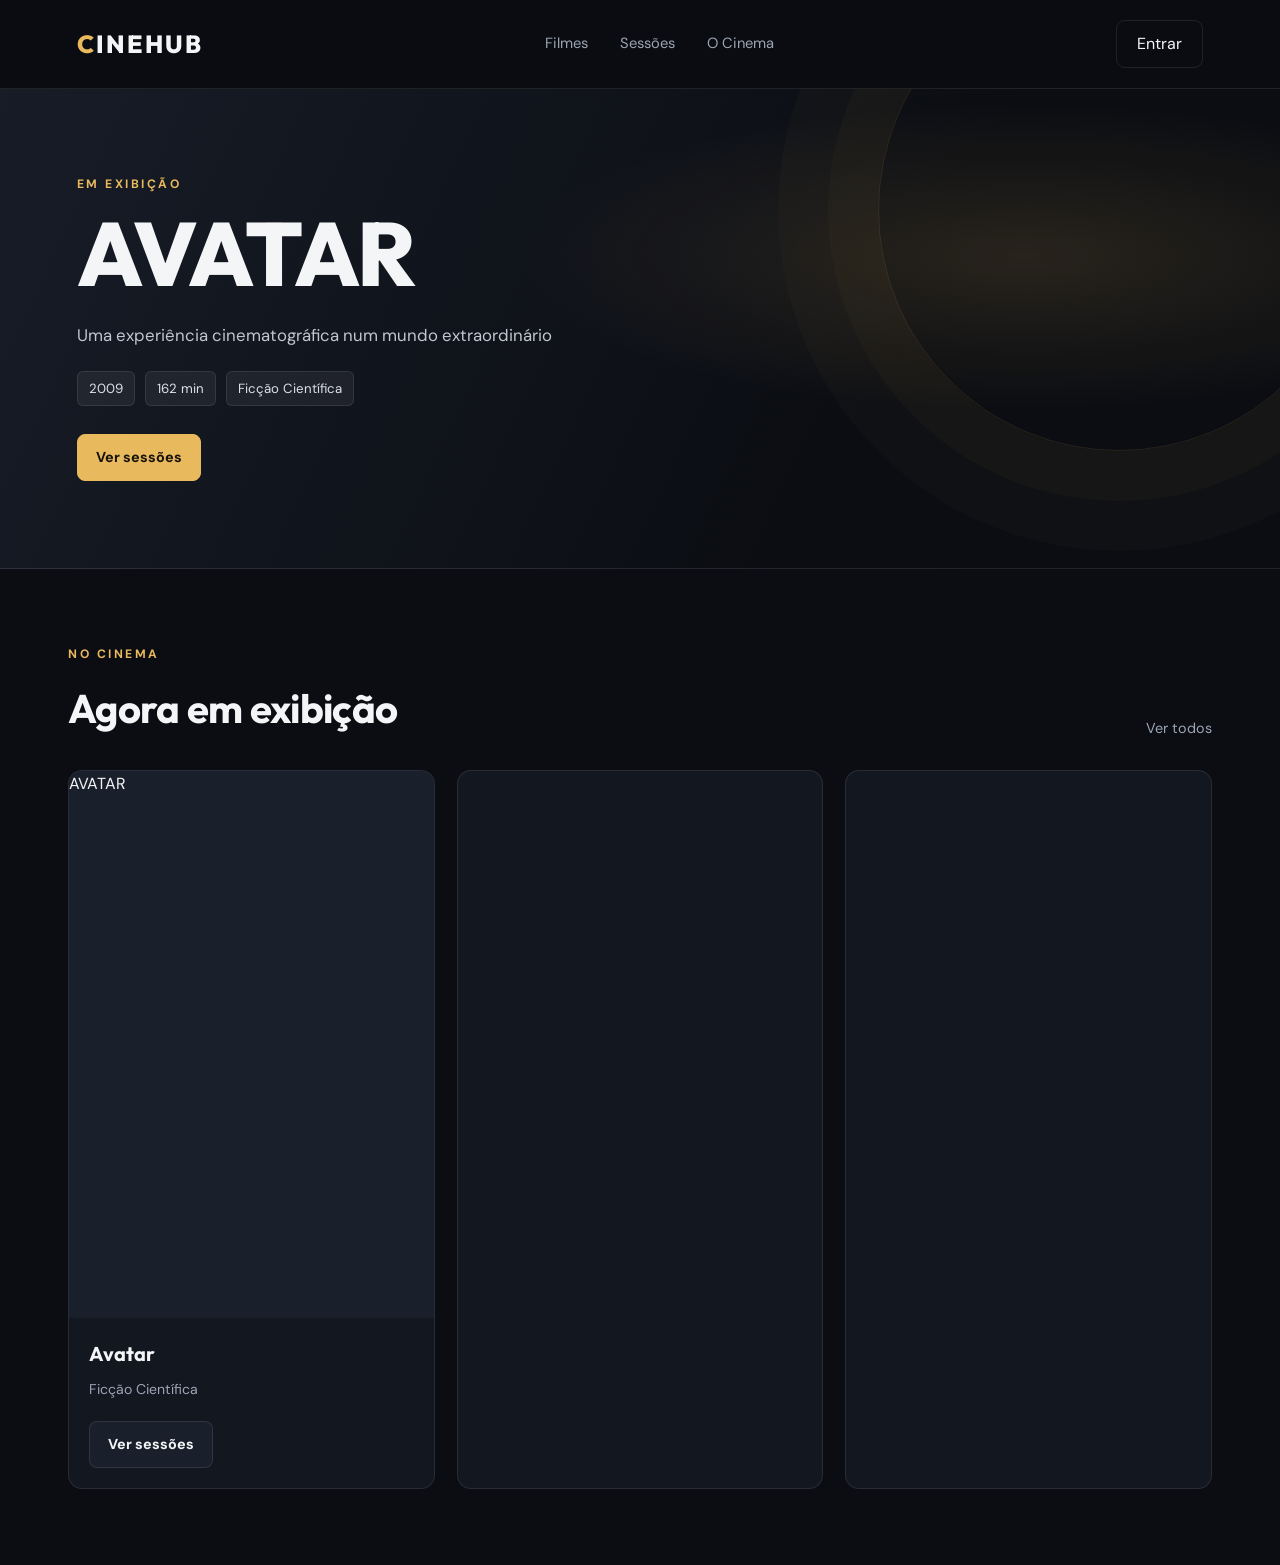
<file: src/main/resources/static/index.html>
<!DOCTYPE html>
<html lang="pt">
<head>
    <meta charset="UTF-8">
    <meta name="viewport" content="width=device-width, initial-scale=1.0">

    <title>CineHub</title>

    <link rel="stylesheet" href="style.css">
</head>

<body>

    <header class = "navbar">
        <!--Assim posso tratar o logo como uma unidade-->
            <div class = "logo">
                CINEHUB   
            </div>
         <!--Os links permitem saltar para a respetiva secção-->
        <nav>
           <a href="#filmes">Filmes</a> 
           <a href="#sessoes">Sessões</a>
           <a href="#cinema">O Cinema</a>
        </nav>
         <button class="login-button">
             Entrar
         </button>
        
        
    </header>
    <section class="hero">
        
        <div class="hero-content">
            <p class="small-title">EM EXIBIÇÃO</p> 
            <h1>AVATAR</h1>
            <p class="description">Uma experiência cinematográfica num mundo extraordinário</p>
        
        <div class="movie-info">
            <!--Usa-se span para a informação estar na mesma linha, em vez de cada um estar numa linha diferente-->
            <span>2009</span>
            <span>162 min</span>
            <span>Ficção Científica</span>
        </div>
            <button class="primary-button">Ver sessões</button>
        </div>
    </section>
    <section id="filmes" class="section">
        
        <div class="section-header">
            
            <div>
                <p class="section-label">NO CINEMA</p>
                <h2>Agora em exibição</h2>
            </div>
            
            <a href="#verTodos">Ver todos</a>
            
        </div>
        
        <div class="movies">
            
            <div class="movie-card">
                
                <div class="poster">AVATAR</div>
                
                <div class="movie-card-info">
                    <h3>Avatar</h3>
                    <p>Ficção Científica</p>
                    <button class="secondary-button">Ver sessões</button>
                </div>
                
            </div>
             <div class="movie-card"></div>
              <div class="movie-card"></div>
            
        </div>
    </section>

</body>
</html>
</file>
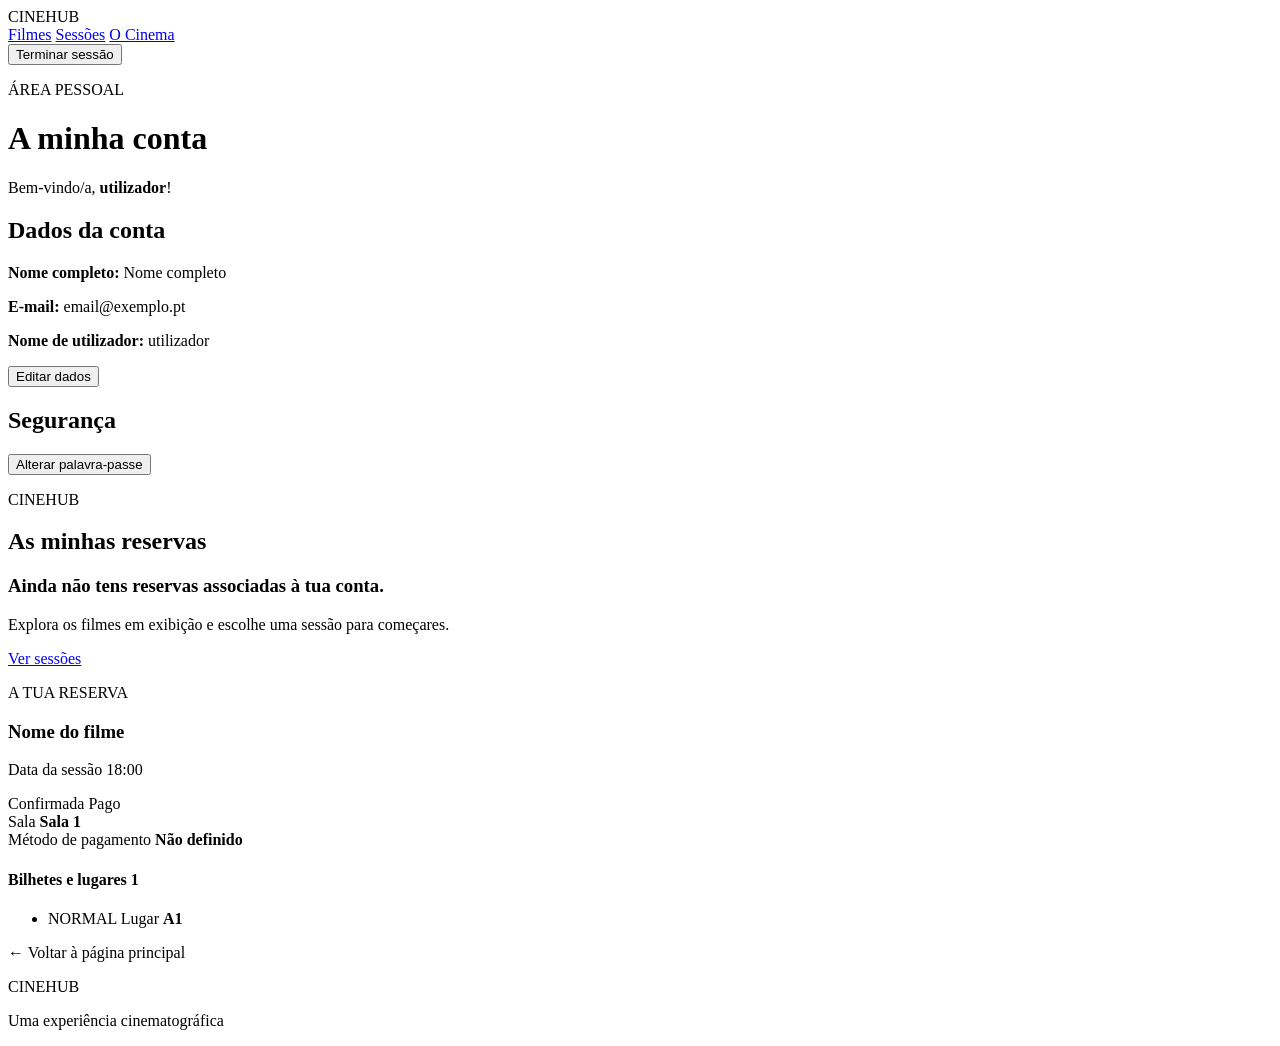
<file: src/main/resources/templates/account.html>
<!DOCTYPE html>
<html lang="pt" xmlns:th="http://www.thymeleaf.org">

<head>
    <meta charset="UTF-8">
    <meta name="viewport" content="width=device-width, initial-scale=1.0">

    <title>A minha conta | CineHub</title>

    <link rel="stylesheet" th:href="@{/style.css}">
</head>

<body>

    <header class="navbar">

        <a th:href="@{/}" class="logo" style="text-decoration: none;">
            CINEHUB
        </a>

        <nav>
            <a href="/#filmes">Filmes</a>
            <a href="/#sessoes">Sessões</a>
            <a href="/#cinema">O Cinema</a>
        </nav>

        <form th:action="@{/logout}" method="post">
            <input type="hidden"
                   th:name="${_csrf.parameterName}"
                   th:value="${_csrf.token}">

            <button class="login-button" type="submit">
                Terminar sessão
            </button>
        </form>

    </header>


    <main class="section">

        <div class="section-header">
            <div>
                <p class="section-label">ÁREA PESSOAL</p>
                <h1>A minha conta</h1>
                <p>
                    Bem-vindo/a,
                    <strong th:text="${username}">utilizador</strong>!
                </p>
            </div>
        </div>


        <!-- DADOS PESSOAIS -->

        <section class="account-profile">

            <h2>Dados da conta</h2>

            <p th:if="${success != null}"
               th:text="${success}"
               role="status">
            </p>

            <p th:if="${error != null}"
               th:text="${error}"
               role="alert">
            </p>

            <!-- Dados apresentados normalmente -->

            <div id="profile-details">

                <p>
                    <strong>Nome completo:</strong>
                    <span th:text="${fullName}">Nome completo</span>
                </p>

                <p>
                    <strong>E-mail:</strong>
                    <span th:text="${email}">email@exemplo.pt</span>
                </p>

                <p>
                    <strong>Nome de utilizador:</strong>
                    <span th:text="${username}">utilizador</span>
                </p>

                <button type="button"
                        onclick="document.getElementById('profile-details').hidden = true; document.getElementById('profile-edit').hidden = false;">
                    Editar dados
                </button>

            </div>

            <!-- Formulário de edição dos dados pessoais -->

            <div id="profile-edit" hidden>

                <form th:action="@{/conta/editar}" method="post">

                    <input type="hidden"
                           th:name="${_csrf.parameterName}"
                           th:value="${_csrf.token}">

                    <div>
                        <label for="fullName">Nome completo</label>
                        <input
                            type="text"
                            id="fullName"
                            name="fullName"
                            maxlength="150"
                            autocomplete="name"
                            th:value="${fullName}"
                            required>
                    </div>

                    <div>
                        <label for="email">E-mail</label>
                        <input
                            type="email"
                            id="email"
                            name="email"
                            maxlength="255"
                            autocomplete="email"
                            th:value="${email}"
                            required>
                    </div>

                    <button type="submit">
                        Guardar alterações
                    </button>

                    <button type="button"
                            onclick="document.getElementById('profile-edit').hidden = true; document.getElementById('profile-details').hidden = false;">
                        Cancelar
                    </button>

                </form>

            </div>

        </section>


        <!-- ALTERAÇÃO DA PALAVRA-PASSE -->

        <section class="account-profile">

            <h2>Segurança</h2>

            <p th:if="${passwordSuccess != null}"
               th:text="${passwordSuccess}"
               role="status">
            </p>

            <p th:if="${passwordError != null}"
               th:text="${passwordError}"
               role="alert">
            </p>

            <button id="show-password-form"
                    type="button"
                    onclick="document.getElementById('password-edit').hidden = false; this.hidden = true;">
                Alterar palavra-passe
            </button>

            <div id="password-edit" hidden>

                <form th:action="@{/conta/alterar-password}"
                      method="post">

                    <input type="hidden"
                           th:name="${_csrf.parameterName}"
                           th:value="${_csrf.token}">

                    <div>
                        <label for="currentPassword">
                            Palavra-passe atual
                        </label>
                        <input
                            type="password"
                            id="currentPassword"
                            name="currentPassword"
                            autocomplete="current-password"
                            required>
                    </div>

                    <div>
                        <label for="newPassword">
                            Nova palavra-passe
                        </label>
                        <input
                            type="password"
                            id="newPassword"
                            name="newPassword"
                            minlength="8"
                            autocomplete="new-password"
                            required>
                    </div>

                    <div>
                        <label for="confirmPassword">
                            Confirmar nova palavra-passe
                        </label>
                        <input
                            type="password"
                            id="confirmPassword"
                            name="confirmPassword"
                            minlength="8"
                            autocomplete="new-password"
                            required>
                    </div>

                    <button type="submit">
                        Guardar nova palavra-passe
                    </button>

                    <button type="button"
                            onclick="document.getElementById('password-edit').hidden = true; document.getElementById('password-edit').querySelector('form').reset(); document.getElementById('show-password-form').hidden = false;">
                        Cancelar
                    </button>

                </form>

            </div>

        </section>


        <!-- RESERVAS -->

        <section class="account-reservations">

            <div class="section-header">
                <div>
                    <p class="section-label">CINEHUB</p>
                    <h2>As minhas reservas</h2>
                </div>
            </div>

            <div th:if="${reservations.isEmpty()}">

                <h3>Ainda não tens reservas associadas à tua conta.</h3>

                <p>
                    Explora os filmes em exibição e escolhe uma sessão
                    para começares.
                </p>

                <a class="primary-button" href="/#sessoes">
                    Ver sessões
                </a>

            </div>

            <div th:unless="${reservations.isEmpty()}">

                <article class="reservation-card"
                         th:each="reservation : ${reservations}">

                    <header class="reservation-card-header">

                        <div class="reservation-heading">

                            <p class="reservation-eyebrow">
                                A TUA RESERVA
                            </p>

                            <h3 th:text="${reservation.session.movie.name}">
                                Nome do filme
                            </h3>

                            <p class="reservation-session">

                                <span th:text="${reservation.session.date}">
                                    Data da sessão
                                </span>

                                <span class="reservation-time">
                                    <span th:text="${#temporals.format(
                                        reservation.session.time, 'HH:mm')}">
                                        18:00
                                    </span>
                                </span>

                            </p>

                        </div>

                        <div class="reservation-statuses">

                            <span class="reservation-status"
                                  th:classappend="${reservation.confirmed}
                                  ? ' status-confirmed' : ' status-pending'"
                                  th:text="${reservation.confirmed}
                                  ? 'Confirmada' : 'Por confirmar'">
                                Confirmada
                            </span>

                            <span class="reservation-status"
                                  th:classappend="${reservation.paid}
                                  ? ' status-paid' : ' status-unpaid'"
                                  th:text="${reservation.paid}
                                  ? 'Pago' : 'Por pagar'">
                                Pago
                            </span>

                        </div>

                    </header>

                    <div class="reservation-details">

                        <div class="reservation-detail">

                            <span class="reservation-detail-label">
                                Sala
                            </span>

                            <strong th:text="${reservation.session.room.name}">
                                Sala 1
                            </strong>

                        </div>

                        <div class="reservation-detail">

                            <span class="reservation-detail-label">
                                Método de pagamento
                            </span>

                            <strong th:text="${reservation.paymentMethod != null
                                ? reservation.paymentMethod : 'Não definido'}">
                                Não definido
                            </strong>

                        </div>

                    </div>

                    <section class="reservation-tickets"
                             th:if="${reservation.myTickets != null
                                     and !reservation.myTickets.isEmpty()}">

                        <h4>

                            <span>Bilhetes e lugares</span>

                            <span class="reservation-ticket-count"
                                  th:text="${reservation.myTickets.size()}">
                                1
                            </span>

                        </h4>

                        <ul class="reservation-ticket-list">

                            <li th:each="ticket : ${reservation.myTickets}">

                                <span class="ticket-type"
                                      th:text="${ticket.typeTicket}">
                                    NORMAL
                                </span>

                                <span class="ticket-seat">
                                    Lugar
                                    <strong th:text="${ticket.seat}">A1</strong>
                                </span>

                            </li>

                        </ul>

                    </section>

                </article>

            </div>

        </section>


        <p>
            <a th:href="@{/}">← Voltar à página principal</a>
        </p>

    </main>


    <footer id="cinema">

        <div class="logo">CINEHUB</div>

        <p>Uma experiência cinematográfica</p>

    </footer>

</body>
</html>
</file>
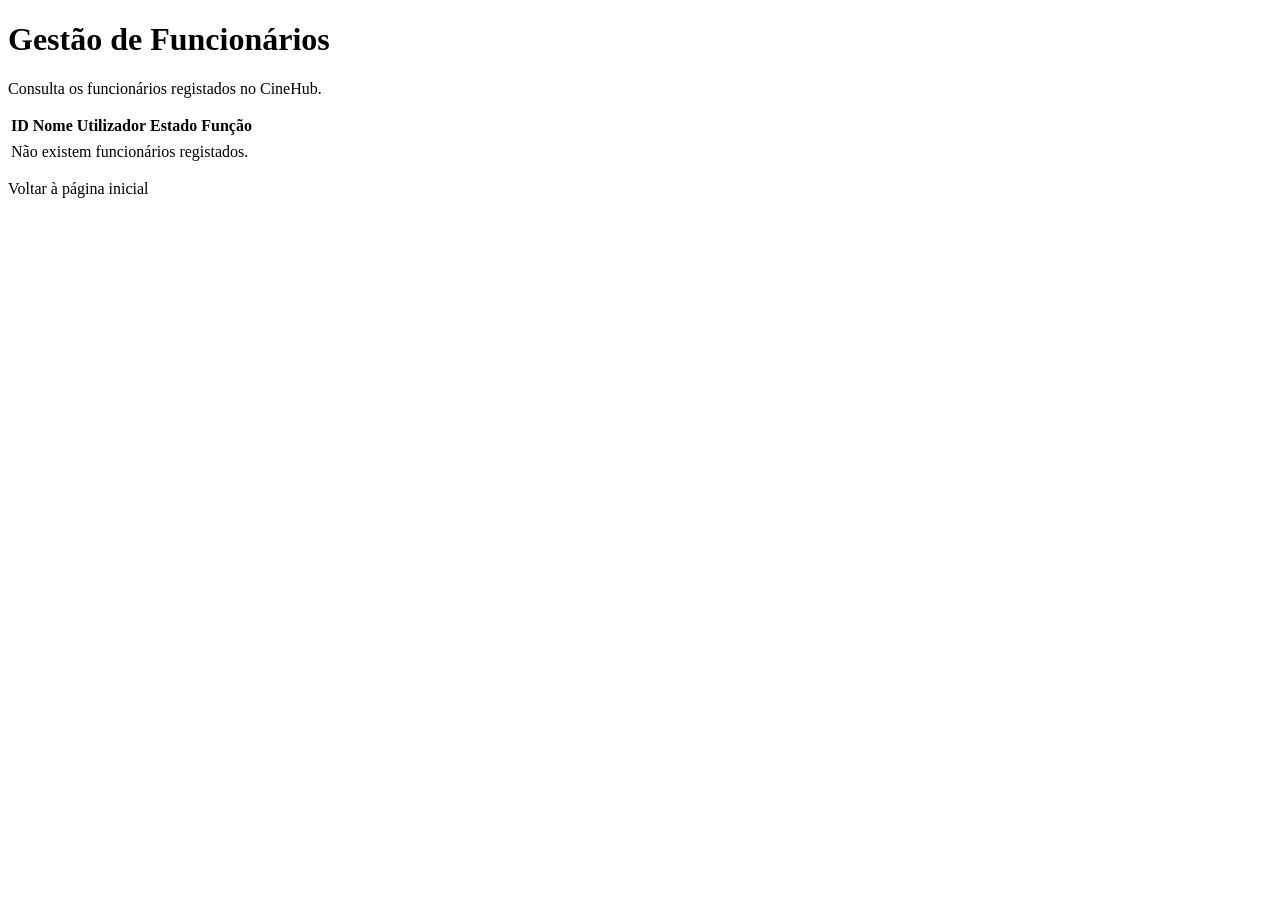
<file: src/main/resources/templates/admin-funcionarios.html>
<!DOCTYPE html>
<html lang="pt">
<head>
    <meta charset="UTF-8">
    <meta name="viewport" content="width=device-width, initial-scale=1.0">
    <title>Gestão de Funcionários | CineHub</title>
    <link rel="stylesheet" th:href="@{/style.css}">
</head>
<body>
    <main class="container">
        <h1>Gestão de Funcionários</h1>

        <p>Consulta os funcionários registados no CineHub.</p>

        <table>
            <thead>
                <tr>
                    <th>ID</th>
                    <th>Nome</th>
                    <th>Utilizador</th>
                    <th>Estado</th>
                    <th>Função</th>
                </tr>
            </thead>
            <tbody>
                <tr th:each="funcionario : ${funcionarios}">
                    <td th:text="${funcionario.id}"></td>
                    <td th:text="${funcionario.nome}"></td>
                    <td th:text="${funcionario.username}"></td>
                    <td th:text="${funcionario.ativo ? 'Ativo' : 'Inativo'}"></td>
                    <td th:text="${funcionario.role}"></td>
                </tr>
                <tr th:if="${#lists.isEmpty(funcionarios)}">
                    <td colspan="5">Não existem funcionários registados.</td>
                </tr>
            </tbody>
        </table>

        <p>
            <a th:href="@{/}">Voltar à página inicial</a>
        </p>
    </main>
</body>
</html>
</file>
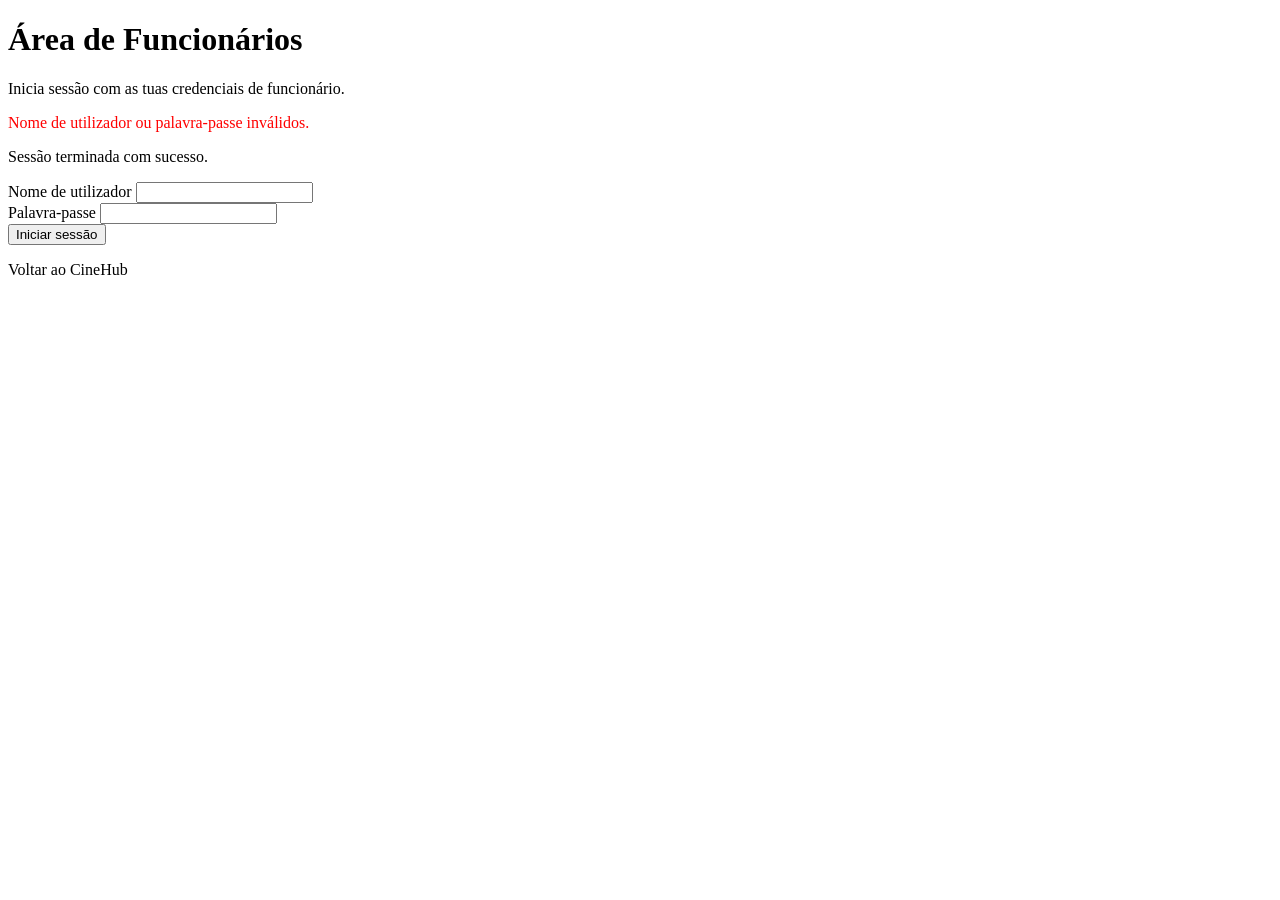
<file: src/main/resources/templates/login-funcionario.html>
<!DOCTYPE html>
<html lang="pt">
<head>
    <meta charset="UTF-8">
    <meta name="viewport" content="width=device-width, initial-scale=1.0">
    <title>Login de Funcionários | CineHub</title>
    <link rel="stylesheet" th:href="@{/style.css}">
</head>
<body>
    <main>
        <h1>Área de Funcionários</h1>
        <p>Inicia sessão com as tuas credenciais de funcionário.</p>

        <p th:if="${param.error}" style="color: red;">
            Nome de utilizador ou palavra-passe inválidos.
        </p>

        <p th:if="${param.logout}">
            Sessão terminada com sucesso.
        </p>

        <form th:action="@{/funcionario/login}" method="post">
            <input type="hidden" th:name="${_csrf.parameterName}"
                   th:value="${_csrf.token}">

            <div>
                <label for="username">Nome de utilizador</label>
                <input type="text" id="username" name="username"
                       required autocomplete="username">
            </div>

            <div>
                <label for="password">Palavra-passe</label>
                <input type="password" id="password" name="password"
                       required autocomplete="current-password">
            </div>

            <button type="submit">Iniciar sessão</button>
        </form>

        <p><a th:href="@{/}">Voltar ao CineHub</a></p>
    </main>
</body>
</html>
</file>
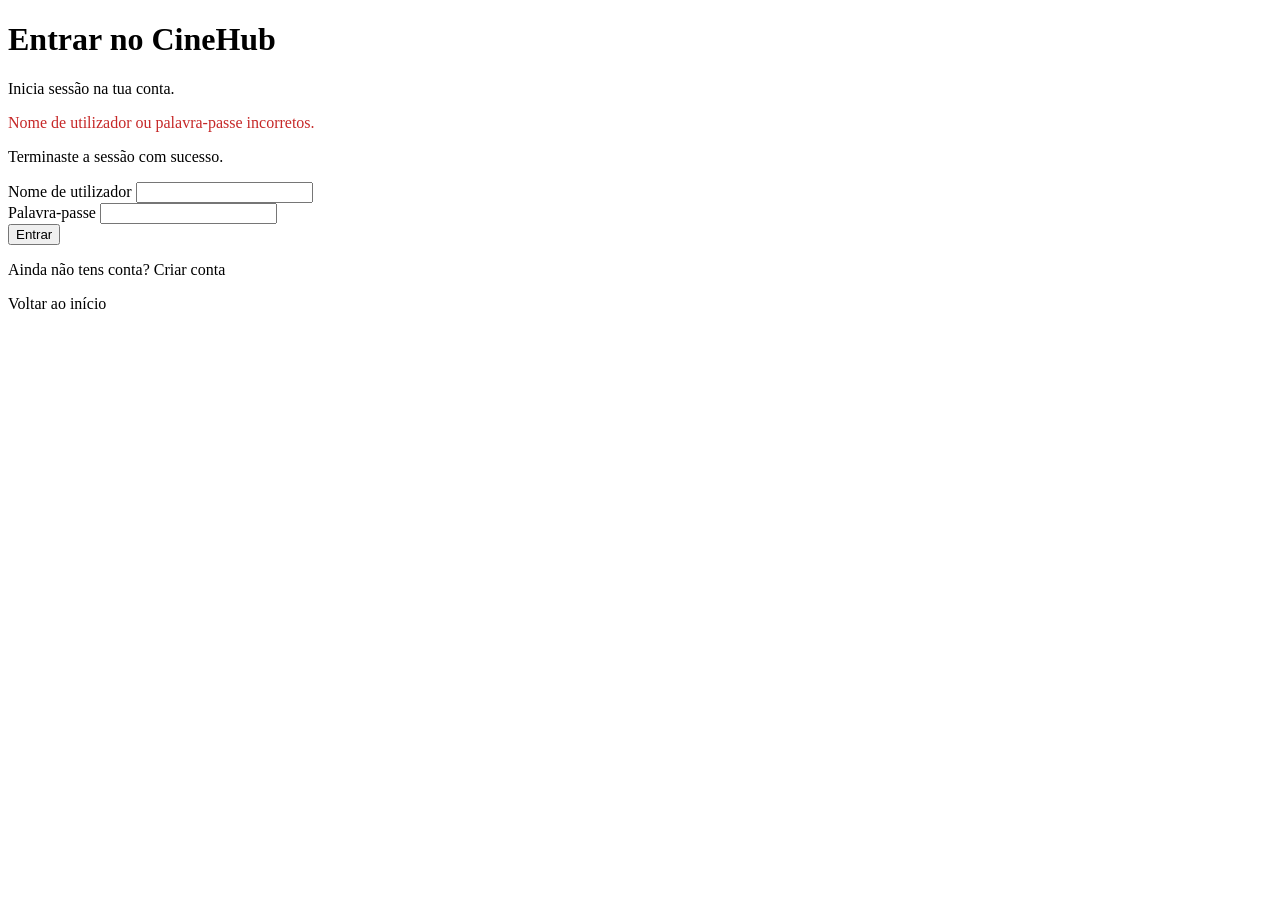
<file: src/main/resources/templates/login.html>
<!DOCTYPE html>
<html lang="pt-PT" xmlns:th="http://www.thymeleaf.org">
<head>
    <meta charset="UTF-8">
    <meta name="viewport" content="width=device-width, initial-scale=1.0">
    <title>Entrar | CineHub</title>
    <link rel="stylesheet" th:href="@{/style.css}">
</head>
<body>

    <main class="register-container">
        <h1>Entrar no CineHub</h1>
        <p>Inicia sessão na tua conta.</p>

        <p th:if="${param.error}"
           role="alert"
           style="color: #c62828;">
            Nome de utilizador ou palavra-passe incorretos.
        </p>

        <p th:if="${param.logout}">
            Terminaste a sessão com sucesso.
        </p>

        <p th:if="${success != null}"
           th:text="${success}"
           role="status"
           style="color: #2e7d32;">
        </p>

        <form th:action="@{/login}" method="post">

            <!-- Token de segurança CSRF -->
            <input type="hidden"
                   th:name="${_csrf.parameterName}"
                   th:value="${_csrf.token}">

            <div>
                <label for="username">Nome de utilizador</label>
                <input
                    type="text"
                    id="username"
                    name="username"
                    autocomplete="username"
                    required>
            </div>

            <div>
                <label for="password">Palavra-passe</label>
                <input
                    type="password"
                    id="password"
                    name="password"
                    autocomplete="current-password"
                    required>
            </div>

            <button type="submit">Entrar</button>
        </form>

        <p>
            Ainda não tens conta?
            <a th:href="@{/register}">Criar conta</a>
        </p>

        <p>
            <a th:href="@{/}">Voltar ao início</a>
        </p>
    </main>

</body>
</html>
</file>
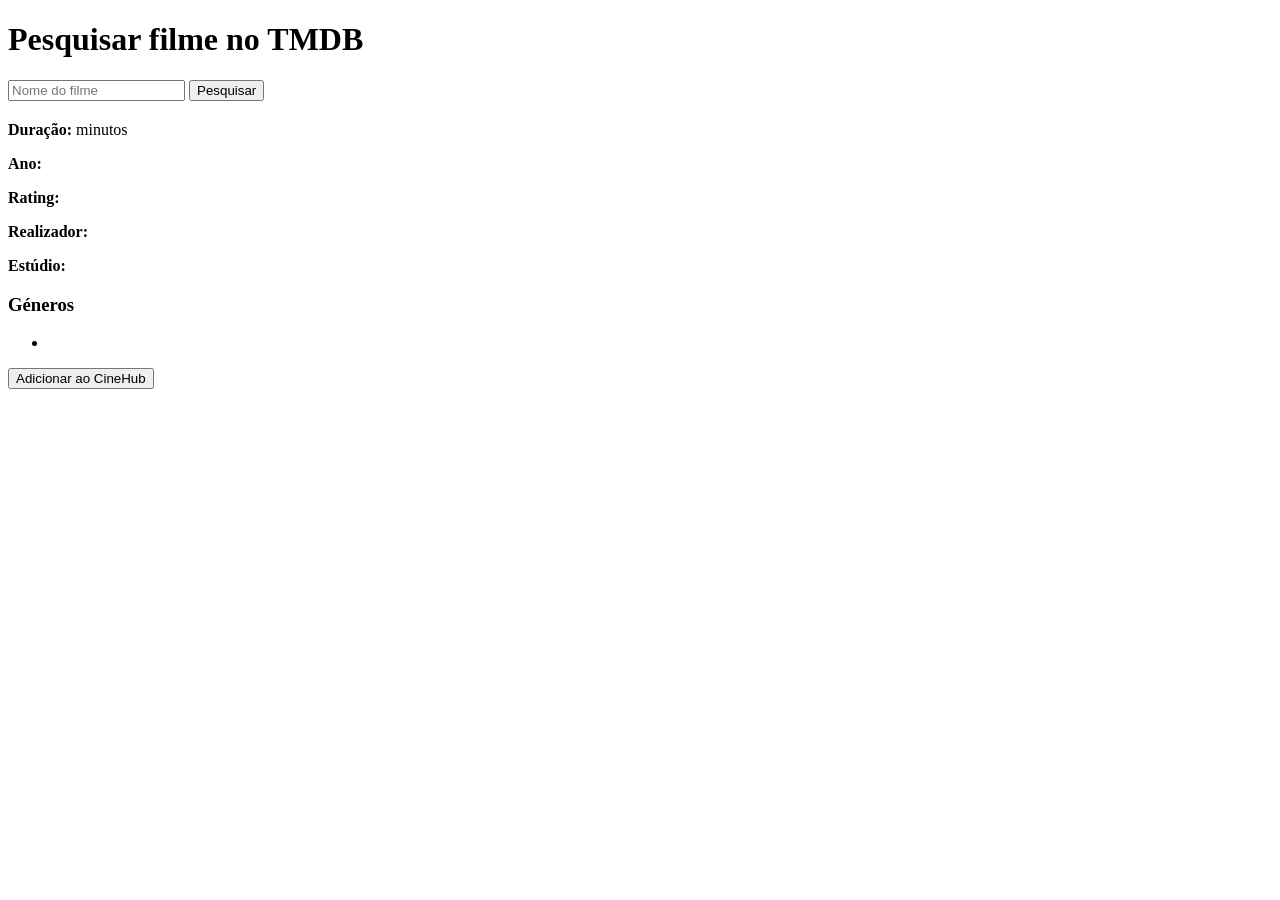
<file: src/main/resources/templates/movie-search.html>
<!DOCTYPE html>
<!--
Click nbfs://nbhost/SystemFileSystem/Templates/Licenses/license-default.txt to change this license
Click nbfs://nbhost/SystemFileSystem/Templates/Other/html.html to edit this template
-->
<!DOCTYPE html>
<html lang="pt">
<head>
    <meta charset="UTF-8">
    <title>Pesquisar Filme</title>
</head>
<body>

    <h1>Pesquisar filme no TMDB</h1>

    <form action="/admin/movies/search" method="get">
        <input type="text" name="title" placeholder="Nome do filme" required>
        <button type="submit">Pesquisar</button>
    </form>

    <div th:if="${movie != null}">

        <h2 th:text="${movie.name}"></h2>

        <p>
            <strong>Duração:</strong>
            <span th:text="${movie.duration}"></span> minutos
        </p>

        <p>
            <strong>Ano:</strong>
            <span th:text="${movie.releaseDate}"></span>
        </p>

        <p>
            <strong>Rating:</strong>
            <span th:text="${movie.rate}"></span>
        </p>

        <p>
            <strong>Realizador:</strong>
            <span th:text="${movie.director.name}"></span>
        </p>

        <p>
            <strong>Estúdio:</strong>
            <span th:text="${movie.studio.name}"></span>
        </p>

        <h3>Géneros</h3>

        <ul>
            <li th:each="genre : ${movie.genres}"
                th:text="${genre.name}">
            </li>
        </ul>
        
        <form action="/admin/movies/import" method="get">
        <input type="hidden" name="title" th:value="${movie.name}">
        <button type="submit">Adicionar ao CineHub</button>
        </form>

    </div>

</body>
</html>
</file>
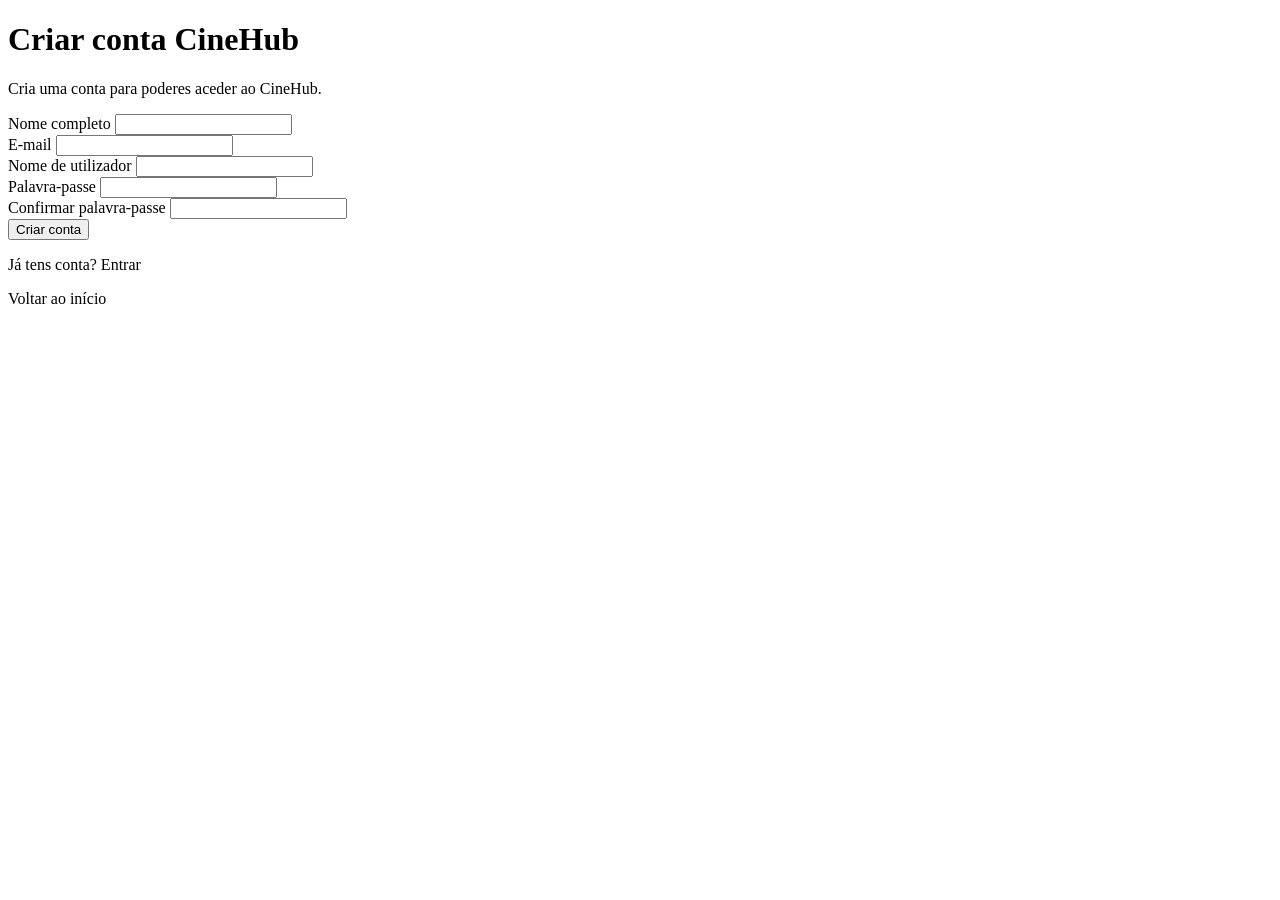
<file: src/main/resources/templates/register.html>
<!DOCTYPE html>
<html lang="pt-PT" xmlns:th="http://www.thymeleaf.org">
<head>
    <meta charset="UTF-8">
    <meta name="viewport" content="width=device-width, initial-scale=1.0">
    <title>Criar conta | CineHub</title>
    <link rel="stylesheet" th:href="@{/style.css}">
</head>
<body>

    <main class="register-container">
        <h1>Criar conta CineHub</h1>
        <p>Cria uma conta para poderes aceder ao CineHub.</p>

        <p th:if="${error != null}"
           th:text="${error}"
           role="alert"
           class="register-error">
        </p>

        <form th:action="@{/register}" method="post">

            <!-- Token de segurança CSRF -->
            <input type="hidden"
                   th:name="${_csrf.parameterName}"
                   th:value="${_csrf.token}">

            <div>
                <label for="fullName">Nome completo</label>
                <input
                    type="text"
                    id="fullName"
                    name="fullName"
                    maxlength="150"
                    autocomplete="name"
                    required>
            </div>

            <div>
                <label for="email">E-mail</label>
                <input
                    type="email"
                    id="email"
                    name="email"
                    maxlength="255"
                    autocomplete="email"
                    required>
            </div>

            <div>
                <label for="username">Nome de utilizador</label>
                <input
                    type="text"
                    id="username"
                    name="username"
                    maxlength="100"
                    autocomplete="username"
                    required>
            </div>

            <div>
                <label for="password">Palavra-passe</label>
                <input
                    type="password"
                    id="password"
                    name="password"
                    minlength="8"
                    autocomplete="new-password"
                    required>
            </div>

            <div>
                <label for="confirmPassword">Confirmar palavra-passe</label>
                <input
                    type="password"
                    id="confirmPassword"
                    name="confirmPassword"
                    minlength="8"
                    autocomplete="new-password"
                    required>
            </div>

            <button type="submit">Criar conta</button>
        </form>

        <p>
            Já tens conta?
            <a th:href="@{/login}">Entrar</a>
        </p>

        <p>
            <a th:href="@{/}">Voltar ao início</a>
        </p>
    </main>

</body>
</html>
</file>
<file: src/main/resources/static/style.css>
@import url('https://fonts.googleapis.com/css2?family=DM+Sans:wght@400;500;600;700&family=Outfit:wght@400;500;600;700;800&display=swap');

/* ========================================
   CINEHUB — TEMA PREMIUM
   ======================================== */

:root {
    --background: #0b0d12;
    --surface: #131720;
    --surface-light: #1a202b;
    --surface-elevated: #202633;
    --text: #f4f5f7;
    --muted: #9ca5b5;
    --accent: #e9b95e;
    --accent-hover: #f5cc7d;
    --border: rgba(255, 255, 255, 0.09);
    --gold-border: rgba(233, 185, 94, 0.28);
    --success: #a8dfb5;
    --danger: #ffaaaa;
    --radius: 14px;
    --shadow-premium: 0 24px 65px rgba(0, 0, 0, 0.25);
}

* {
    box-sizing: border-box;
}

html {
    scroll-behavior: smooth;
    scroll-padding-top: 100px;
}

body {
    margin: 0;
    background: var(--background);
    color: var(--text);
    font-family: 'DM Sans', sans-serif;
    line-height: 1.6;
}

a {
    color: inherit;
    text-decoration: none;
}

button,
input,
select,
textarea {
    font: inherit;
}

button {
    cursor: pointer;
}

button:focus-visible,
a:focus-visible,
input:focus-visible,
select:focus-visible,
textarea:focus-visible {
    outline: 2px solid var(--accent);
    outline-offset: 3px;
}

::selection {
    color: #17130b;
    background: var(--accent);
}

/* ========================================
   NAVEGAÇÃO
   ======================================== */

.navbar {
    position: sticky;
    top: 0;
    z-index: 10;
    display: flex;
    align-items: center;
    justify-content: space-between;
    gap: 28px;
    padding: 20px max(6%, calc((100% - 1200px) / 2));
    background: rgba(11, 13, 18, 0.94);
    border-bottom: 1px solid var(--border);
    backdrop-filter: blur(18px);
}

.logo {
    font-family: 'Outfit', sans-serif;
    font-size: 1.55rem;
    font-weight: 800;
    letter-spacing: 2px;
    white-space: nowrap;
}

.logo::first-letter {
    color: var(--accent);
}

.navbar nav {
    display: flex;
    align-items: center;
    gap: 32px;
}

.navbar nav a {
    color: var(--muted);
    font-size: 0.92rem;
    transition: color 0.2s ease;
}

.navbar nav a:hover,
.section-header > a:hover {
    color: var(--accent);
}

.login-button {
    padding: 10px 20px;
    color: var(--text);
    background: transparent;
    border: 1px solid var(--border);
    border-radius: 9px;
    transition: border-color 0.2s ease, background 0.2s ease;
}

.login-button:hover {
    border-color: var(--accent);
    background: rgba(233, 185, 94, 0.06);
}

/* ========================================
   DESTAQUE PRINCIPAL
   ======================================== */

.hero {
    position: relative;
    display: flex;
    align-items: center;
    min-height: 480px;
    padding: 80px max(6%, calc((100% - 1200px) / 2));
    overflow: hidden;
    background:
        radial-gradient(ellipse at 80% 35%, rgba(233, 185, 94, 0.13), transparent 35%),
        linear-gradient(115deg, #171c27 0%, #0b0d12 68%);
    border-bottom: 1px solid var(--border);
}

.hero::after {
    position: absolute;
    top: -120px;
    right: -80px;
    width: 480px;
    height: 480px;
    border: 1px solid rgba(233, 185, 94, 0.12);
    border-radius: 50%;
    box-shadow:
        0 0 0 50px rgba(233, 185, 94, 0.025),
        0 0 0 100px rgba(233, 185, 94, 0.02);
    content: "";
    pointer-events: none;
}

.hero-content {
    position: relative;
    z-index: 1;
    max-width: 660px;
}

.small-title,
.section-label {
    margin: 0 0 12px;
    color: var(--accent);
    font-size: 0.76rem;
    font-weight: 700;
    letter-spacing: 2.5px;
    text-transform: uppercase;
}

.hero h1 {
    margin: 0;
    font-family: 'Outfit', sans-serif;
    font-size: clamp(3rem, 7vw, 5.8rem);
    font-weight: 800;
    letter-spacing: -2px;
    line-height: 1.05;
}

.description {
    max-width: 480px;
    margin: 22px 0;
    color: #c1c7d1;
    font-size: 1.05rem;
}

.movie-info {
    display: flex;
    flex-wrap: wrap;
    gap: 10px;
    margin-bottom: 28px;
}

.movie-info span {
    padding: 6px 11px;
    color: #dce0e8;
    background: rgba(255, 255, 255, 0.06);
    border: 1px solid var(--border);
    border-radius: 6px;
    font-size: 0.83rem;
}

/* ========================================
   BOTÕES
   ======================================== */

.primary-button,
.secondary-button {
    display: inline-flex;
    align-items: center;
    justify-content: center;
    padding: 11px 18px;
    border-radius: 8px;
    font-size: 0.9rem;
    font-weight: 700;
    transition:
        background 0.2s ease,
        border-color 0.2s ease,
        color 0.2s ease,
        transform 0.2s ease;
}

.primary-button {
    color: #17130b;
    background: var(--accent);
    border: 1px solid var(--accent);
}

.primary-button:hover {
    background: var(--accent-hover);
    border-color: var(--accent-hover);
    transform: translateY(-2px);
}

.secondary-button {
    margin-top: 12px;
    color: var(--text);
    background: var(--surface-light);
    border: 1px solid var(--border);
}

.secondary-button:hover {
    color: var(--accent);
    border-color: var(--accent);
}

/* ========================================
   SECÇÕES
   ======================================== */

.section,
.sessions-section {
    max-width: 1200px;
    margin: 0 auto;
    padding: 76px 28px;
}

.section-header {
    display: flex;
    align-items: end;
    justify-content: space-between;
    gap: 24px;
    margin-bottom: 30px;
}

.section-header h2 {
    margin: 0;
    font-family: 'Outfit', sans-serif;
    font-size: clamp(1.8rem, 4vw, 2.5rem);
    letter-spacing: -0.7px;
}

.section-header > a {
    color: var(--muted);
    font-size: 0.9rem;
}

/* ========================================
   FILMES
   ======================================== */

.movies {
    display: grid;
    grid-template-columns: repeat(auto-fit, minmax(220px, 1fr));
    gap: 22px;
}

.movie-card {
    min-width: 0;
    overflow: hidden;
    background: var(--surface);
    border: 1px solid var(--border);
    border-radius: var(--radius);
    transition: transform 0.25s ease, border-color 0.25s ease;
}

.movie-card:hover {
    transform: translateY(-5px);
    border-color: var(--gold-border);
}

.poster {
    position: relative;
    width: 100%;
    aspect-ratio: 2 / 3;
    min-height: 0;
    padding: 0;
    overflow: hidden;
    background: var(--surface-light);
}

.poster-image {
    display: block;
    width: 100%;
    height: 100%;
    object-fit: contain;
    object-position: center;
    transition: transform 0.35s ease;
}

.movie-card:hover .poster-image {
    transform: scale(1.02);
}

.poster-fallback {
    display: flex;
    align-items: end;
    width: 100%;
    height: 100%;
    min-height: 0;
    padding: 22px;
    background:
        linear-gradient(0deg, rgba(5, 7, 11, 0.9), transparent 80%),
        radial-gradient(ellipse at top, #394354, #171c27 70%);
    color: #fff;
    font-family: 'Outfit', sans-serif;
    font-size: 1.5rem;
    font-weight: 800;
}

.movie-card-info {
    padding: 20px;
}

.movie-card-info h3 {
    margin: 0 0 8px;
    font-family: 'Outfit', sans-serif;
    font-size: 1.25rem;
}

.movie-card-info p {
    margin: 8px 0;
    color: var(--muted);
    font-size: 0.88rem;
}

/* ========================================
   SESSÕES
   ======================================== */

.sessions-section {
    padding-top: 48px;
}

.sessions-section .section-header {
    align-items: center;
    margin-bottom: 32px;
    padding-bottom: 24px;
    border-bottom: 1px solid var(--border);
}

.sessions-section .section-header > div > p:last-child {
    margin: 10px 0 0;
    color: var(--muted);
    font-size: 0.95rem;
}

.daily-schedule {
    display: grid;
    gap: 16px;
}

.daily-movie {
    min-width: 0;
    padding: 24px 26px;
    background: var(--surface);
    border: 1px solid var(--border);
    border-radius: var(--radius);
}

.daily-movie h3 {
    margin: 0 0 18px;
    font-family: 'Outfit', sans-serif;
    font-size: 1.35rem;
    font-weight: 700;
}

.daily-room {
    display: grid;
    grid-template-columns: 150px minmax(0, 1fr);
    align-items: center;
    gap: 18px;
    padding: 15px 0;
    border-top: 1px solid var(--border);
}

.daily-room-name {
    color: var(--muted);
    font-size: 0.9rem;
    font-weight: 600;
}

.daily-times {
    display: flex;
    flex-wrap: wrap;
    gap: 10px;
}

.daily-times form {
    margin: 0;
}

.daily-times button {
    min-width: 78px;
    padding: 9px 14px;
    color: var(--text);
    background: #202633;
    border: 1px solid #343d4d;
    border-radius: 7px;
    transition: all 0.2s ease;
}

.daily-times button:hover {
    color: #17130b;
    background: var(--accent);
    border-color: var(--accent);
    transform: translateY(-2px);
}

/* ========================================
   SELETOR DE DATAS
   ======================================== */

.session-date-selector {
    display: grid;
    grid-template-columns: repeat(7, minmax(0, 1fr));
    gap: 12px;
    margin: 28px 0;
}

.session-date-option {
    display: flex;
    min-width: 0;
    flex-direction: column;
    align-items: center;
    gap: 5px;
    padding: 16px 8px;
    color: var(--text);
    background: var(--surface);
    border: 1px solid var(--border);
    border-radius: 12px;
    text-align: center;
    transition:
        border-color 0.2s ease,
        background 0.2s ease,
        transform 0.2s ease;
}

.session-date-option:hover {
    border-color: var(--accent);
    transform: translateY(-2px);
}

.session-date-option.selected {
    color: #17130b;
    background: var(--accent);
    border-color: var(--accent);
}

.session-date-day {
    font-size: 0.85rem;
    font-weight: 700;
    text-transform: capitalize;
}

.session-date-number {
    font-family: 'Outfit', sans-serif;
    font-size: 2rem;
    font-weight: 800;
    line-height: 1.2;
}

.session-date-month {
    font-size: 0.8rem;
    text-transform: capitalize;
}

.session-date-indicator {
    margin-top: 5px;
    color: #b9d9b9;
    font-size: 0.68rem;
    font-weight: 600;
}

.session-date-option.selected .session-date-indicator {
    color: #3f542b;
}

.session-date-indicator.no-sessions {
    color: var(--muted);
}

.session-date-option.selected .session-date-indicator.no-sessions {
    color: #65552f;
}

.selected-date-heading {
    margin: 30px 0 20px;
}

.selected-date-heading h3 {
    margin: 0;
    font-family: 'Outfit', sans-serif;
    font-size: 1.35rem;
    text-transform: capitalize;
}

.no-sessions-message {
    margin: 24px 0;
    padding: 28px;
    background: var(--surface);
    border: 1px solid var(--border);
    border-radius: 12px;
}

.no-sessions-message h3 {
    margin-top: 0;
}

.no-sessions-message p {
    margin-bottom: 0;
    color: var(--muted);
}

/* ========================================
   ÁREA PESSOAL — CONTEÚDO GERAL
   ======================================== */

main.section > .section-header {
    position: relative;
    margin-bottom: 38px;
    padding: 30px 32px;
    overflow: hidden;
    background:
        radial-gradient(ellipse at 100% 0%, rgba(233, 185, 94, 0.12), transparent 50%),
        linear-gradient(120deg, #171c27, #10131b);
    border: 1px solid var(--gold-border);
    border-radius: 18px;
}

main.section > .section-header::after {
    position: absolute;
    top: -60px;
    right: -35px;
    width: 170px;
    height: 170px;
    border: 1px solid rgba(233, 185, 94, 0.12);
    border-radius: 50%;
    box-shadow: 0 0 0 25px rgba(233, 185, 94, 0.025);
    content: "";
    pointer-events: none;
}

main.section > .section-header > div {
    position: relative;
    z-index: 1;
}

main.section > .section-header h1 {
    margin: 0;
    font-family: 'Outfit', sans-serif;
    font-size: clamp(2rem, 5vw, 3rem);
    font-weight: 800;
    letter-spacing: -1px;
    line-height: 1.15;
}

main.section > .section-header > div > p:last-child {
    margin: 12px 0 0;
    color: var(--muted);
}

main.section > .section-header strong {
    color: var(--accent);
}

/* Cartões de perfil e segurança */

.account-profile {
    position: relative;
    margin-bottom: 30px;
    padding: 30px;
    overflow: hidden;
    background:
        linear-gradient(145deg, rgba(26, 32, 43, 0.96), rgba(19, 23, 32, 0.98));
    border: 1px solid var(--border);
    border-radius: 16px;
    box-shadow: 0 12px 32px rgba(0, 0, 0, 0.12);
    transition: border-color 0.25s ease, box-shadow 0.25s ease;
}

.account-profile:hover {
    border-color: rgba(233, 185, 94, 0.22);
    box-shadow: 0 16px 38px rgba(0, 0, 0, 0.2);
}

.account-profile h2,
.account-reservations h2 {
    margin: 0 0 22px;
    font-family: 'Outfit', sans-serif;
    font-size: 1.5rem;
    font-weight: 700;
    letter-spacing: -0.35px;
}

.account-profile h2::after {
    display: block;
    width: 42px;
    height: 3px;
    margin-top: 12px;
    background: var(--accent);
    border-radius: 5px;
    content: "";
}

.account-profile p {
    margin: 12px 0;
    color: var(--muted);
    overflow-wrap: anywhere;
}

.account-profile strong {
    color: var(--text);
}

/* Linhas de dados pessoais */

#profile-details > p {
    display: flex;
    flex-wrap: wrap;
    align-items: baseline;
    gap: 6px;
    margin: 0;
    padding: 16px 0;
    border-bottom: 1px solid var(--border);
}

#profile-details > p:last-of-type {
    margin-bottom: 20px;
}

#profile-details > p strong {
    min-width: 170px;
    color: var(--muted);
    font-size: 0.9rem;
    font-weight: 500;
}

#profile-details > p span {
    color: var(--text);
    font-weight: 600;
    overflow-wrap: anywhere;
}

/* Botões da área pessoal */

.account-profile button,
.account-reservations button {
    display: inline-flex;
    align-items: center;
    justify-content: center;
    min-height: 43px;
    padding: 10px 17px;
    color: #17130b;
    background: var(--accent);
    border: 1px solid var(--accent);
    border-radius: 8px;
    font-size: 0.88rem;
    font-weight: 700;
    transition:
        background 0.2s ease,
        border-color 0.2s ease,
        color 0.2s ease,
        transform 0.2s ease;
}

.account-profile button:hover,
.account-reservations button:hover {
    background: var(--accent-hover);
    border-color: var(--accent-hover);
    transform: translateY(-1px);
}

.account-profile button:active,
.account-reservations button:active {
    transform: translateY(0);
}

.account-profile button[type="button"] + button[type="button"],
.account-profile form button[type="button"] {
    margin-left: 8px;
    color: var(--text);
    background: var(--surface-light);
    border-color: var(--border);
}

.account-profile button[type="button"] + button[type="button"]:hover,
.account-profile form button[type="button"]:hover {
    color: var(--accent);
    background: var(--surface-elevated);
    border-color: var(--accent);
}

/* Não apresentar elementos escondidos */

[hidden] {
    display: none !important;
}

/* Formulários do perfil e da segurança */

.account-profile form {
    display: grid;
    gap: 20px;
    margin-top: 20px;
}

.account-profile form > div {
    display: grid;
    gap: 8px;
}

.account-profile form label {
    color: #dfe3eb;
    font-size: 0.9rem;
    font-weight: 600;
}

.account-profile input:not([type="hidden"]),
.account-profile select,
.account-profile textarea {
    display: block;
    width: 100%;
    min-height: 48px;
    padding: 12px 14px;
    color: var(--text);
    background: rgba(11, 13, 18, 0.75);
    border: 1px solid rgba(255, 255, 255, 0.13);
    border-radius: 9px;
    outline: none;
    transition:
        border-color 0.2s ease,
        box-shadow 0.2s ease,
        background 0.2s ease;
}

.account-profile input:not([type="hidden"]):hover,
.account-profile select:hover,
.account-profile textarea:hover {
    border-color: rgba(233, 185, 94, 0.35);
}

.account-profile input:not([type="hidden"]):focus,
.account-profile select:focus,
.account-profile textarea:focus {
    background: rgba(11, 13, 18, 0.95);
    border-color: var(--accent);
    box-shadow: 0 0 0 3px rgba(233, 185, 94, 0.11);
}

.account-profile input::placeholder,
.account-profile textarea::placeholder {
    color: #747e90;
}

.account-profile input[type="password"] {
    letter-spacing: 0.5px;
}

.account-profile input[type="password"]::placeholder {
    letter-spacing: normal;
}

/* Secção de segurança */

#password-edit {
    margin-top: 22px;
    padding: 24px;
    background: rgba(11, 13, 18, 0.48);
    border: 1px solid var(--border);
    border-radius: 12px;
}

#password-edit form {
    margin-top: 0;
}

#password-edit form > div {
    max-width: 560px;
}

#password-edit button[type="submit"] {
    margin-top: 4px;
}

#password-edit button[type="button"] {
    color: var(--text);
    background: var(--surface-light);
    border-color: var(--border);
}

#password-edit button[type="button"]:hover {
    color: var(--accent);
    border-color: var(--accent);
}

/* Mensagens de sucesso e erro */

.account-profile p[role="status"],
.account-profile p[role="alert"] {
    margin: 16px 0;
    padding: 13px 16px;
    border-radius: 9px;
    font-size: 0.9rem;
    overflow-wrap: anywhere;
}

.account-profile p[role="status"] {
    color: var(--success);
    background: rgba(62, 145, 83, 0.1);
    border: 1px solid rgba(91, 181, 113, 0.3);
}

.account-profile p[role="alert"] {
    color: var(--danger);
    background: rgba(198, 40, 40, 0.1);
    border: 1px solid rgba(255, 100, 100, 0.28);
}

/* ========================================
   RESERVAS
   ======================================== */

.account-reservations {
    margin-top: 42px;
}

.account-reservations > .section-header {
    margin-bottom: 24px;
    padding: 0 0 20px;
    background: none;
    border: 0;
    border-bottom: 1px solid var(--border);
    border-radius: 0;
    box-shadow: none;
}

.account-reservations > .section-header::after {
    display: none;
}

.account-reservations > .section-header h2 {
    margin-bottom: 0;
}

.account-reservations > div:not(.section-header) > h3 {
    margin: 0 0 12px;
    font-family: 'Outfit', sans-serif;
    font-size: 1.25rem;
}

.account-reservations > div:not(.section-header) > p {
    color: var(--muted);
}

.reservation-card {
    margin-bottom: 24px;
    overflow: hidden;
    background:
        linear-gradient(145deg, rgba(26, 32, 43, 0.95), rgba(19, 23, 32, 0.98));
    border: 1px solid var(--border);
    border-radius: 16px;
    box-shadow: 0 12px 32px rgba(0, 0, 0, 0.12);
    transition:
        border-color 0.25s ease,
        transform 0.25s ease,
        box-shadow 0.25s ease;
}

.reservation-card:hover {
    border-color: var(--gold-border);
    transform: translateY(-2px);
    box-shadow: var(--shadow-premium);
}

/* Cabeçalho da reserva */

.reservation-card-header {
    display: flex;
    align-items: flex-start;
    justify-content: space-between;
    gap: 24px;
    padding: 28px;
    background:
        radial-gradient(ellipse at 100% 0%, rgba(233, 185, 94, 0.09), transparent 55%),
        linear-gradient(110deg, rgba(233, 185, 94, 0.055), transparent 75%);
    border-bottom: 1px solid var(--border);
}

.reservation-heading {
    min-width: 0;
}

.reservation-eyebrow {
    margin: 0 0 7px;
    color: var(--accent);
    font-size: 0.72rem;
    font-weight: 700;
    letter-spacing: 2px;
    text-transform: uppercase;
}

.reservation-heading h3 {
    margin: 0;
    font-family: 'Outfit', sans-serif;
    font-size: clamp(1.35rem, 3vw, 1.8rem);
    line-height: 1.3;
    overflow-wrap: anywhere;
}

.reservation-session {
    display: flex;
    flex-wrap: wrap;
    align-items: center;
    gap: 10px;
    margin: 12px 0 0;
    color: var(--muted);
    font-size: 0.95rem;
}

.reservation-time {
    padding: 4px 10px;
    color: var(--accent);
    background: rgba(233, 185, 94, 0.1);
    border: 1px solid var(--gold-border);
    border-radius: 6px;
    font-weight: 700;
}

/* Estados da reserva e do pagamento */

.reservation-statuses {
    display: flex;
    flex-wrap: wrap;
    justify-content: flex-end;
    gap: 8px;
    flex-shrink: 0;
}

.reservation-status {
    display: inline-flex;
    align-items: center;
    padding: 7px 11px;
    border: 1px solid var(--border);
    border-radius: 7px;
    font-size: 0.78rem;
    font-weight: 700;
}

.status-confirmed,
.status-paid {
    color: #a8dfb5;
    background: rgba(62, 145, 83, 0.12);
    border-color: rgba(91, 181, 113, 0.3);
}

.status-pending,
.status-unpaid {
    color: #f0cc83;
    background: rgba(233, 185, 94, 0.09);
    border-color: rgba(233, 185, 94, 0.3);
}

/* Detalhes da sessão */

.reservation-details {
    display: grid;
    grid-template-columns: repeat(2, minmax(0, 1fr));
    gap: 18px;
    padding: 24px 28px;
}

.reservation-detail {
    display: flex;
    flex-direction: column;
    align-items: flex-start;
    gap: 5px;
    min-width: 0;
}

.reservation-detail-label {
    color: var(--muted);
    font-size: 0.82rem;
}

.reservation-detail strong {
    font-size: 0.98rem;
    overflow-wrap: anywhere;
}

/* Bilhetes e lugares */

.reservation-tickets {
    margin: 0 28px 26px;
    padding: 20px;
    background: rgba(11, 13, 18, 0.48);
    border: 1px solid var(--border);
    border-radius: 12px;
}

.reservation-tickets h4 {
    display: flex;
    align-items: center;
    justify-content: space-between;
    gap: 12px;
    margin: 0 0 14px;
    font-family: 'Outfit', sans-serif;
    font-size: 1.05rem;
}

.reservation-ticket-count {
    display: inline-flex;
    align-items: center;
    justify-content: center;
    min-width: 28px;
    height: 28px;
    padding: 0 8px;
    color: #17130b;
    background: var(--accent);
    border-radius: 7px;
    font-family: 'DM Sans', sans-serif;
    font-size: 0.82rem;
}

.reservation-ticket-list {
    display: grid;
    gap: 10px;
    margin: 0;
    padding: 0;
    list-style: none;
}

.reservation-ticket-list li {
    display: flex;
    align-items: center;
    justify-content: space-between;
    flex-wrap: wrap;
    gap: 12px;
    padding: 13px 15px;
    background: rgba(26, 32, 43, 0.72);
    border: 1px solid var(--border);
    border-radius: 9px;
    transition: border-color 0.2s ease;
}

.reservation-ticket-list li:hover {
    border-color: rgba(233, 185, 94, 0.22);
}

.ticket-type {
    color: var(--text);
    font-size: 0.85rem;
    font-weight: 700;
}

.ticket-seat {
    color: var(--muted);
    font-size: 0.85rem;
}

.ticket-seat strong {
    margin-left: 5px;
    color: var(--accent);
    font-size: 0.95rem;
}

/* Ligações no final da área pessoal */

main.section > p > a {
    display: inline-block;
    margin-top: 16px;
    color: var(--muted);
    transition: color 0.2s ease;
}

main.section > p > a:hover {
    color: var(--accent);
}

/* ========================================
   REGISTO DE CONTA
   ======================================== */

body:has(.register-container) {
    min-height: 100vh;
    display: flex;
    align-items: center;
    justify-content: center;
    padding: 36px 20px;
    background:
        radial-gradient(ellipse at 15% 15%, rgba(233, 185, 94, 0.09), transparent 36%),
        radial-gradient(ellipse at 90% 85%, rgba(67, 81, 111, 0.13), transparent 38%),
        var(--background);
}

.register-container {
    position: relative;
    width: min(100%, 470px);
    margin: 0 auto;
    padding: 42px;
    overflow: hidden;
    background: linear-gradient(145deg, rgba(26, 32, 43, 0.98), rgba(19, 23, 32, 0.98) 65%);
    border: 1px solid rgba(255, 255, 255, 0.1);
    border-radius: 18px;
    box-shadow:
        0 28px 80px rgba(0, 0, 0, 0.38),
        0 0 45px rgba(233, 185, 94, 0.035);
}

.register-container::before {
    position: absolute;
    top: 0;
    left: 42px;
    width: 76px;
    height: 3px;
    background: var(--accent);
    border-radius: 0 0 4px 4px;
    content: "";
}

.register-container h1 {
    margin: 0 0 12px;
    color: var(--text);
    font-family: 'Outfit', sans-serif;
    font-size: clamp(2rem, 5vw, 2.5rem);
    font-weight: 800;
    letter-spacing: -1px;
    line-height: 1.15;
}

.register-container > p {
    margin: 0;
    color: var(--muted);
    font-size: 0.94rem;
    line-height: 1.7;
}

.register-container form {
    display: grid;
    gap: 19px;
    margin-top: 30px;
}

.register-container form > div {
    display: grid;
    gap: 8px;
}

.register-container label {
    color: #dfe3eb;
    font-size: 0.88rem;
    font-weight: 600;
}

.register-container input:not([type="hidden"]) {
    display: block;
    width: 100%;
    min-height: 48px;
    padding: 12px 14px;
    color: var(--text);
    background: rgba(11, 13, 18, 0.72);
    border: 1px solid rgba(255, 255, 255, 0.12);
    border-radius: 9px;
    font-size: 0.94rem;
    outline: none;
    transition: border-color 0.2s ease, box-shadow 0.2s ease, background 0.2s ease;
}

.register-container input:not([type="hidden"]):hover {
    border-color: rgba(233, 185, 94, 0.35);
}

.register-container input:not([type="hidden"]):focus {
    background: rgba(11, 13, 18, 0.95);
    border-color: var(--accent);
    box-shadow: 0 0 0 3px rgba(233, 185, 94, 0.12);
}

.register-container input::placeholder {
    color: #747e90;
}

.register-container button[type="submit"] {
    display: flex;
    align-items: center;
    justify-content: center;
    width: 100%;
    min-height: 50px;
    margin-top: 5px;
    padding: 13px 20px;
    color: #17130b;
    background: var(--accent);
    border: 1px solid var(--accent);
    border-radius: 9px;
    font-size: 0.95rem;
    font-weight: 700;
    transition: background 0.2s ease, box-shadow 0.2s ease, transform 0.2s ease;
}

.register-container button[type="submit"]:hover {
    background: var(--accent-hover);
    box-shadow: 0 5px 22px rgba(233, 185, 94, 0.16);
    transform: translateY(-1px);
}

.register-container button[type="submit"]:active {
    transform: translateY(0);
}

.register-container > p a {
    color: var(--accent);
    font-weight: 600;
    transition: color 0.2s ease;
}

.register-container > p a:hover {
    color: var(--accent-hover);
}

.register-container .register-error {
    margin: 20px 0 0;
    padding: 13px 15px;
    color: #ffb4b4;
    background: rgba(198, 40, 40, 0.1);
    border: 1px solid rgba(255, 100, 100, 0.28);
    border-left: 4px solid #e57373;
    border-radius: 8px;
    font-size: 0.88rem;
    overflow-wrap: anywhere;
}

.register-container form + p {
    margin-top: 25px;
    font-size: 0.9rem;
}

.register-container form + p + p {
    margin-top: 12px;
    font-size: 0.88rem;
}

/* ========================================
   MENSAGENS DE ERRO NA RESERVA
   ======================================== */

.booking-error {
    margin: 20px 0;
    padding: 14px 18px;
    color: #842029;
    background: #fff0f0;
    border: 1px solid #dc3545;
    border-left: 5px solid #dc3545;
    border-radius: 6px;
}

.booking-error p {
    margin: 0;
}

.booking-error strong {
    display: block;
    margin-bottom: 4px;
}

/* ========================================
   RODAPÉ
   ======================================== */

footer {
    display: flex;
    align-items: center;
    justify-content: space-between;
    gap: 20px;
    padding: 30px max(6%, calc((100% - 1200px) / 2));
    background: #080a0e;
    border-top: 1px solid var(--border);
}

footer p {
    color: var(--muted);
    font-size: 0.88rem;
}

/* ========================================
   RESPONSIVIDADE — TABLETS E TELEMÓVEIS
   ======================================== */

@media (max-width: 700px) {
    .navbar {
        flex-wrap: wrap;
        gap: 16px;
        padding: 16px 5%;
    }

    .navbar nav {
        order: 3;
        width: 100%;
        justify-content: space-between;
        gap: 12px;
    }

    .navbar nav a {
        font-size: 0.82rem;
    }

    .hero {
        min-height: 400px;
        padding: 65px 6%;
    }

    .hero h1 {
        letter-spacing: -1px;
    }

    .section,
    .sessions-section {
        padding: 52px 5%;
    }

    .movies {
        grid-template-columns: repeat(2, minmax(0, 1fr));
        gap: 12px;
    }

    .poster-fallback {
        padding: 14px;
        font-size: 1.1rem;
    }

    .movie-card-info {
        padding: 14px;
    }

    .movie-card-info h3 {
        font-size: 1.05rem;
    }

    .daily-movie {
        padding: 18px;
    }

    .daily-room {
        grid-template-columns: 1fr;
        gap: 10px;
    }

    .session-date-selector {
        grid-template-columns: repeat(4, minmax(0, 1fr));
        gap: 8px;
    }

    .session-date-option {
        padding: 12px 5px;
    }

    .session-date-number {
        font-size: 1.6rem;
    }

    .session-date-day {
        font-size: 0.78rem;
    }

    .session-date-indicator {
        font-size: 0.62rem;
    }

    .account-profile {
        padding: 22px 20px;
        margin-bottom: 24px;
    }

    main.section > .section-header {
        padding: 24px 22px;
    }

    #profile-details > p {
        align-items: flex-start;
        flex-direction: column;
        gap: 4px;
    }

    #profile-details > p strong {
        min-width: 0;
    }

    #password-edit {
        padding: 18px;
    }

    .reservation-card-header {
        flex-direction: column;
        gap: 18px;
        padding: 22px 20px;
    }

    .reservation-statuses {
        justify-content: flex-start;
    }

    .reservation-details {
        grid-template-columns: 1fr;
        gap: 18px;
        padding: 22px 20px;
    }

    .reservation-tickets {
        margin: 0 20px 20px;
        padding: 16px;
    }

    .reservation-ticket-list li {
        align-items: flex-start;
        flex-direction: column;
        gap: 6px;
    }

    footer {
        align-items: flex-start;
        flex-direction: column;
        padding: 26px 5%;
    }
}

/* ========================================
   REGISTO — ECRÃS PEQUENOS
   ======================================== */

@media (max-width: 520px) {
    body:has(.register-container) {
        align-items: flex-start;
        padding: 20px 14px;
    }

    .register-container {
        padding: 32px 23px;
        border-radius: 14px;
    }

    .register-container::before {
        left: 23px;
    }

    .register-container form {
        gap: 17px;
        margin-top: 25px;
    }
}

@media (max-width: 480px) {
    .register-container {
        margin: 24px auto;
        padding: 24px 20px;
    }

    .account-profile button,
    .account-profile form button {
        max-width: 100%;
    }

    .account-profile form button {
        width: 100%;
        margin-left: 0 !important;
    }

    .reservation-session {
        align-items: flex-start;
        flex-direction: column;
    }

    .reservation-ticket-list li {
        overflow-wrap: anywhere;
    }
}

/* ========================================
   ECRÃS MUITO PEQUENOS
   ======================================== */

@media (max-width: 380px) {
    .movies {
        grid-template-columns: 1fr;
    }

    .account-profile {
        padding: 18px 15px;
    }

    #password-edit {
        padding: 14px;
    }

    .reservation-card-header {
        padding: 19px 16px;
    }

    .reservation-details {
        padding: 19px 16px;
    }

    .reservation-tickets {
        margin: 0 14px 16px;
        padding: 13px;
    }
}

/* ========================================
   ACESSIBILIDADE — MOVIMENTO REDUZIDO
   ======================================== */

@media (prefers-reduced-motion: reduce) {
    *,
    *::before,
    *::after {
        scroll-behavior: auto !important;
        animation-duration: 0.01ms !important;
        animation-iteration-count: 1 !important;
        transition-duration: 0.01ms !important;
    }
}

/* ==================================================
   CINEHUB — REDESIGN PREMIUM DA ÁREA PESSOAL
   ================================================== */

/* Fundo e composição da página da conta */
body:has(.account-reservations) {
    background:
        radial-gradient(ellipse at 50% 0%, rgba(194, 145, 53, 0.09), transparent 38%),
        #08090c;
}

body:has(.account-reservations) > .navbar {
    padding-top: 22px;
    padding-bottom: 22px;
    background: rgba(8, 9, 12, 0.97);
    border-bottom: 1px solid rgba(224, 177, 79, 0.25);
}

body:has(.account-reservations) > .navbar .logo {
    font-size: 1.7rem;
    letter-spacing: 3px;
}

body:has(.account-reservations) > .navbar nav a {
    transition: color 0.2s ease;
}

body:has(.account-reservations) > .navbar nav a:hover {
    color: #f0c66e;
}

/* Área principal */
body:has(.account-reservations) main.section {
    width: min(100%, 1160px);
    max-width: none;
    padding: 54px 34px 90px;
}

/* Cabeçalho cinematográfico */
body:has(.account-reservations) main.section > .section-header {
    min-height: 235px;
    display: flex;
    align-items: center;
    margin-bottom: 42px;
    padding: 42px 46px;
    background:
        linear-gradient(90deg, rgba(8, 9, 12, 0.1), rgba(8, 9, 12, 0.03)),
        radial-gradient(ellipse at 85% 45%, rgba(225, 174, 70, 0.2), transparent 35%),
        linear-gradient(120deg, #202019 0%, #11120f 48%, #0b0c0d 100%);
    border: 1px solid rgba(224, 177, 79, 0.42);
    border-radius: 5px;
    box-shadow: 0 22px 65px rgba(0, 0, 0, 0.3);
}

body:has(.account-reservations) main.section > .section-header::before {
    content: "";
    position: absolute;
    left: 0;
    top: 22%;
    width: 3px;
    height: 56%;
    background: #e5b858;
    box-shadow: 0 0 22px rgba(229, 184, 88, 0.35);
}

body:has(.account-reservations) main.section > .section-header::after {
    top: -65px;
    right: -5px;
    width: 245px;
    height: 245px;
    border: 1px solid rgba(231, 188, 98, 0.23);
    box-shadow:
        0 0 0 22px rgba(231, 188, 98, 0.035),
        0 0 0 48px rgba(231, 188, 98, 0.025),
        0 0 70px rgba(231, 188, 98, 0.06);
}

body:has(.account-reservations) .section-label {
    color: #e8bd65;
    font-size: 0.72rem;
    letter-spacing: 4px;
}

body:has(.account-reservations) main.section > .section-header h1 {
    font-size: clamp(2.7rem, 6vw, 4.4rem);
    letter-spacing: -1.8px;
}

body:has(.account-reservations) main.section > .section-header > div > p:last-child {
    margin-top: 18px;
    font-size: 1rem;
}

body:has(.account-reservations) main.section > .section-header strong {
    color: #f0c66e;
}

/* Cartões de dados pessoais e segurança */
body:has(.account-reservations) .account-profile {
    margin-bottom: 26px;
    padding: 34px 38px;
    background:
        linear-gradient(135deg, rgba(31, 30, 25, 0.78), transparent 65%),
        #101115;
    border: 1px solid #34312a;
    border-radius: 5px;
    box-shadow: 0 18px 45px rgba(0, 0, 0, 0.22);
}

body:has(.account-reservations) .account-profile:hover {
    border-color: rgba(225, 180, 86, 0.52);
    box-shadow: 0 20px 50px rgba(0, 0, 0, 0.3);
}

body:has(.account-reservations) .account-profile h2 {
    margin-bottom: 26px;
    font-size: 1.65rem;
    letter-spacing: -0.4px;
}

body:has(.account-reservations) .account-profile h2::after {
    width: 58px;
    height: 3px;
    margin-top: 15px;
    background: linear-gradient(90deg, #f0ca76, #9b702b);
    border-radius: 0;
}

/* Dados organizados como linhas de perfil */
body:has(.account-reservations) #profile-details > p {
    display: grid;
    grid-template-columns: minmax(155px, 0.7fr) minmax(0, 1.3fr);
    align-items: center;
    gap: 20px;
    min-height: 61px;
    padding: 15px 18px;
    background: rgba(255, 255, 255, 0.018);
    border-bottom: 1px solid rgba(255, 255, 255, 0.065);
}

body:has(.account-reservations) #profile-details > p:nth-child(2n) {
    background: rgba(225, 180, 86, 0.035);
}

body:has(.account-reservations) #profile-details > p strong {
    min-width: 0;
    color: #a9a69d;
    font-size: 0.83rem;
    letter-spacing: 0.3px;
    text-transform: uppercase;
}

body:has(.account-reservations) #profile-details > p span {
    color: #f4f0e7;
    font-weight: 500;
}

/* Botões dourados com maior presença */
body:has(.account-reservations) .account-profile button,
body:has(.account-reservations) .account-reservations button {
    min-height: 46px;
    padding: 12px 23px;
    color: #17130a;
    background: linear-gradient(135deg, #f0cf83, #d4a647);
    border: 1px solid #f0cf83;
    border-radius: 3px;
    font-size: 0.85rem;
    font-weight: 800;
    letter-spacing: 0.25px;
    box-shadow: 0 5px 18px rgba(202, 153, 55, 0.09);
}

body:has(.account-reservations) .account-profile button:hover,
body:has(.account-reservations) .account-reservations button:hover {
    color: #0b0b09;
    background: #ffdfa0;
    border-color: #ffdfa0;
    box-shadow: 0 7px 24px rgba(225, 180, 86, 0.2);
    transform: translateY(-2px);
}

body:has(.account-reservations) .account-profile button[type="button"] + button[type="button"],
body:has(.account-reservations) .account-profile form button[type="button"] {
    color: #e5dfd2;
    background: #202127;
    border-color: #45413a;
    box-shadow: none;
}

body:has(.account-reservations) .account-profile button[type="button"] + button[type="button"]:hover,
body:has(.account-reservations) .account-profile form button[type="button"]:hover {
    color: #f0c66e;
    background: #292820;
    border-color: #b18b43;
}

/* Formulários */
body:has(.account-reservations) .account-profile form {
    gap: 22px;
}

body:has(.account-reservations) .account-profile form label {
    color: #d7d0c1;
    font-size: 0.84rem;
    letter-spacing: 0.2px;
}

body:has(.account-reservations) .account-profile input:not([type="hidden"]) {
    min-height: 51px;
    padding: 13px 15px;
    background: #090a0d;
    border: 1px solid #38352e;
    border-radius: 3px;
}

body:has(.account-reservations) .account-profile input:not([type="hidden"]):focus {
    border-color: #d9ad53;
    box-shadow: 0 0 0 3px rgba(217, 173, 83, 0.12);
}

body:has(.account-reservations) #password-edit {
    padding: 28px;
    background: #0b0c0f;
    border: 1px solid #3b3528;
    border-radius: 4px;
}

body:has(.account-reservations) #password-edit form > div {
    max-width: 100%;
}

/* Mensagens */
body:has(.account-reservations) .account-profile p[role="status"],
body:has(.account-reservations) .account-profile p[role="alert"] {
    border-radius: 3px;
}

/* Secção das reservas */
body:has(.account-reservations) .account-reservations {
    margin-top: 62px;
}

body:has(.account-reservations) .account-reservations > .section-header {
    position: relative;
    margin-bottom: 30px;
    padding: 0 0 23px;
    border-bottom: 1px solid rgba(224, 177, 79, 0.32);
}

body:has(.account-reservations) .account-reservations > .section-header h2 {
    font-size: clamp(2rem, 4vw, 2.7rem);
    letter-spacing: -0.8px;
}

body:has(.account-reservations) .account-reservations > .section-header .section-label {
    margin-bottom: 8px;
}

/* Cada reserva como um bilhete premium */
body:has(.account-reservations) .reservation-card {
    position: relative;
    margin-bottom: 28px;
    background: #101115;
    border: 1px solid #39352b;
    border-radius: 5px;
    box-shadow: 0 20px 48px rgba(0, 0, 0, 0.28);
}

body:has(.account-reservations) .reservation-card:hover {
    border-color: #9f7c3b;
    box-shadow: 0 24px 55px rgba(0, 0, 0, 0.36);
    transform: translateY(-3px);
}

/* Cabeçalho dourado escuro do bilhete */
body:has(.account-reservations) .reservation-card-header {
    position: relative;
    align-items: center;
    gap: 26px;
    padding: 32px;
    background:
        radial-gradient(ellipse at 95% 0%, rgba(226, 177, 75, 0.18), transparent 38%),
        linear-gradient(115deg, #222018, #151511 58%, #101115);
    border-bottom: 1px dashed rgba(224, 177, 79, 0.45);
}

body:has(.account-reservations) .reservation-eyebrow {
    color: #e8bd65;
    font-size: 0.69rem;
    letter-spacing: 3px;
}

body:has(.account-reservations) .reservation-heading h3 {
    color: #fff8e9;
    font-size: clamp(1.55rem, 3.4vw, 2.15rem);
    letter-spacing: -0.5px;
}

body:has(.account-reservations) .reservation-session {
    gap: 12px;
    margin-top: 16px;
    color: #c2bbaa;
}

body:has(.account-reservations) .reservation-time {
    padding: 6px 12px;
    color: #f4d38a;
    background: rgba(224, 177, 79, 0.09);
    border: 1px solid rgba(224, 177, 79, 0.42);
    border-radius: 3px;
    letter-spacing: 0.5px;
}

/* Etiquetas de estado */
body:has(.account-reservations) .reservation-status {
    padding: 8px 12px;
    border-radius: 3px;
    font-size: 0.75rem;
    letter-spacing: 0.25px;
}

body:has(.account-reservations) .status-confirmed,
body:has(.account-reservations) .status-paid {
    color: #b5e2bf;
    background: rgba(62, 145, 83, 0.1);
    border-color: rgba(111, 187, 126, 0.35);
}

body:has(.account-reservations) .status-pending,
body:has(.account-reservations) .status-unpaid {
    color: #f2d18c;
    background: rgba(224, 177, 79, 0.08);
    border-color: rgba(224, 177, 79, 0.38);
}

/* Informação da sessão */
body:has(.account-reservations) .reservation-details {
    gap: 0;
    padding: 0 32px;
    background: #121318;
}

body:has(.account-reservations) .reservation-detail {
    gap: 8px;
    padding: 23px 20px 23px 0;
}

body:has(.account-reservations) .reservation-detail + .reservation-detail {
    padding-left: 26px;
    border-left: 1px solid #333027;
}

body:has(.account-reservations) .reservation-detail-label {
    color: #a6a092;
    font-size: 0.74rem;
    letter-spacing: 1px;
    text-transform: uppercase;
}

body:has(.account-reservations) .reservation-detail strong {
    color: #f4eddf;
    font-size: 1rem;
}

/* Bilhetes individuais */
body:has(.account-reservations) .reservation-tickets {
    position: relative;
    margin: 0 32px 30px;
    padding: 24px;
    background:
        linear-gradient(120deg, rgba(224, 177, 79, 0.055), transparent 65%),
        #0a0b0e;
    border: 1px solid #39352b;
    border-radius: 4px;
}

body:has(.account-reservations) .reservation-tickets h4 {
    margin-bottom: 19px;
    color: #f4e8ce;
    font-size: 1.12rem;
}

body:has(.account-reservations) .reservation-ticket-count {
    min-width: 32px;
    height: 32px;
    color: #17130a;
    background: linear-gradient(135deg, #f0cf83, #d4a647);
    border-radius: 3px;
}

body:has(.account-reservations) .reservation-ticket-list {
    gap: 0;
    border-top: 1px dashed #51432b;
}

body:has(.account-reservations) .reservation-ticket-list li {
    min-height: 58px;
    padding: 15px 12px;
    background: transparent;
    border: 0;
    border-bottom: 1px dashed #39352b;
    border-radius: 0;
}

body:has(.account-reservations) .reservation-ticket-list li:last-child {
    border-bottom: 0;
}

body:has(.account-reservations) .reservation-ticket-list li:hover {
    background: rgba(224, 177, 79, 0.045);
}

body:has(.account-reservations) .ticket-type {
    color: #f0d59a;
    letter-spacing: 0.8px;
}

body:has(.account-reservations) .ticket-seat {
    color: #b8b1a3;
}

body:has(.account-reservations) .ticket-seat strong {
    color: #f0c66e;
    font-size: 1rem;
}

/* Estado sem reservas */
body:has(.account-reservations) .account-reservations > div:not(.section-header) > h3 {
    margin-bottom: 12px;
    color: #f2eadb;
    font-size: 1.35rem;
}

body:has(.account-reservations) .account-reservations > div:not(.section-header) > p {
    color: #aaa596;
}

body:has(.account-reservations) main.section > p > a {
    color: #b5ad9d;
}

body:has(.account-reservations) main.section > p > a:hover {
    color: #f0c66e;
}

/* Rodapé da página */
body:has(.account-reservations) > footer {
    background: #060709;
    border-top: 1px solid rgba(224, 177, 79, 0.23);
}

body:has(.account-reservations) > footer .logo {
    letter-spacing: 3px;
}

/* Adaptação a tablets e telemóveis */
@media (max-width: 700px) {
    body:has(.account-reservations) main.section {
        padding: 32px 18px 60px;
    }

    body:has(.account-reservations) main.section > .section-header {
        min-height: 190px;
        padding: 30px 25px;
    }

    body:has(.account-reservations) main.section > .section-header h1 {
        font-size: clamp(2.35rem, 10vw, 3.4rem);
    }

    body:has(.account-reservations) .account-profile {
        padding: 25px 21px;
    }

    body:has(.account-reservations) #profile-details > p {
        grid-template-columns: 1fr;
        gap: 6px;
        padding: 14px;
    }

    body:has(.account-reservations) .reservation-card-header {
        align-items: flex-start;
        padding: 25px 22px;
    }

    body:has(.account-reservations) .reservation-details {
        grid-template-columns: 1fr;
        padding: 5px 22px;
    }

    body:has(.account-reservations) .reservation-detail {
        padding: 17px 0;
    }

    body:has(.account-reservations) .reservation-detail + .reservation-detail {
        padding-left: 0;
        border-left: 0;
        border-top: 1px solid #333027;
    }

    body:has(.account-reservations) .reservation-tickets {
        margin: 0 18px 22px;
        padding: 17px;
    }

    body:has(.account-reservations) #password-edit {
        padding: 20px;
    }
}

@media (max-width: 480px) {
    body:has(.account-reservations) main.section {
        padding-right: 14px;
        padding-left: 14px;
    }

    body:has(.account-reservations) main.section > .section-header {
        padding: 26px 20px;
    }

    body:has(.account-reservations) .reservation-card-header {
        padding: 22px 18px;
    }

    body:has(.account-reservations) .reservation-statuses {
        gap: 7px;
    }

    body:has(.account-reservations) .reservation-tickets {
        margin-right: 14px;
        margin-left: 14px;
    }
}


/* Botões Entrar e Criar conta na página inicial */
.navbar .account-area > div:last-child {
    display: flex;
    align-items: center;
    gap: 12px;
}


.navbar .account-area a.login-button,
.navbar .account-area > div a[href="/register"] {
    display: inline-flex;
    align-items: center;
    justify-content: center;
    box-sizing: border-box;
    padding: 10px 20px;
    border: 1px solid var(--border);
    border-radius: 9px;
    color: var(--text);
    background: transparent;
    text-decoration: none;
    transition: border-color 0.2s ease, background 0.2s ease;
}

.navbar .account-area a.login-button:hover,
.navbar .account-area > div a[href="/register"]:hover {
    border-color: var(--accent);
    background: rgba(233, 185, 94, 0.06);
}
</file>
